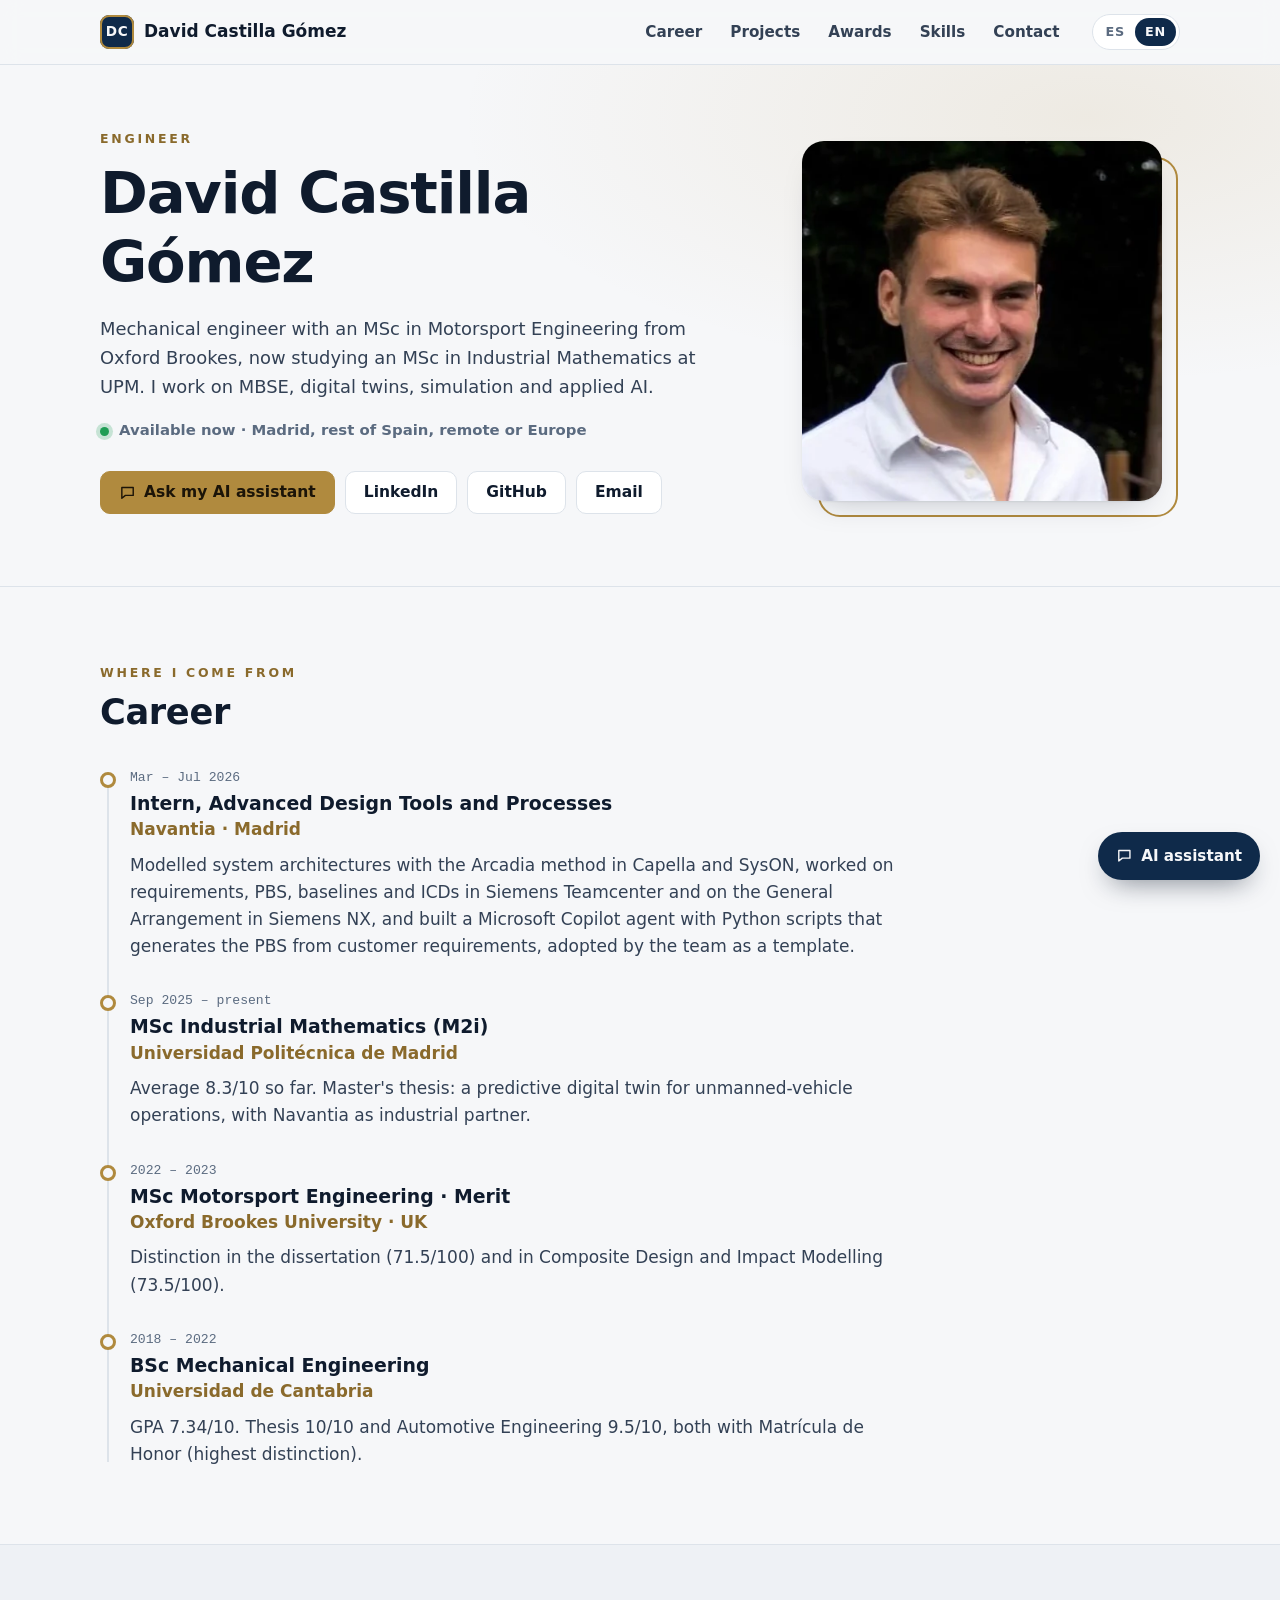
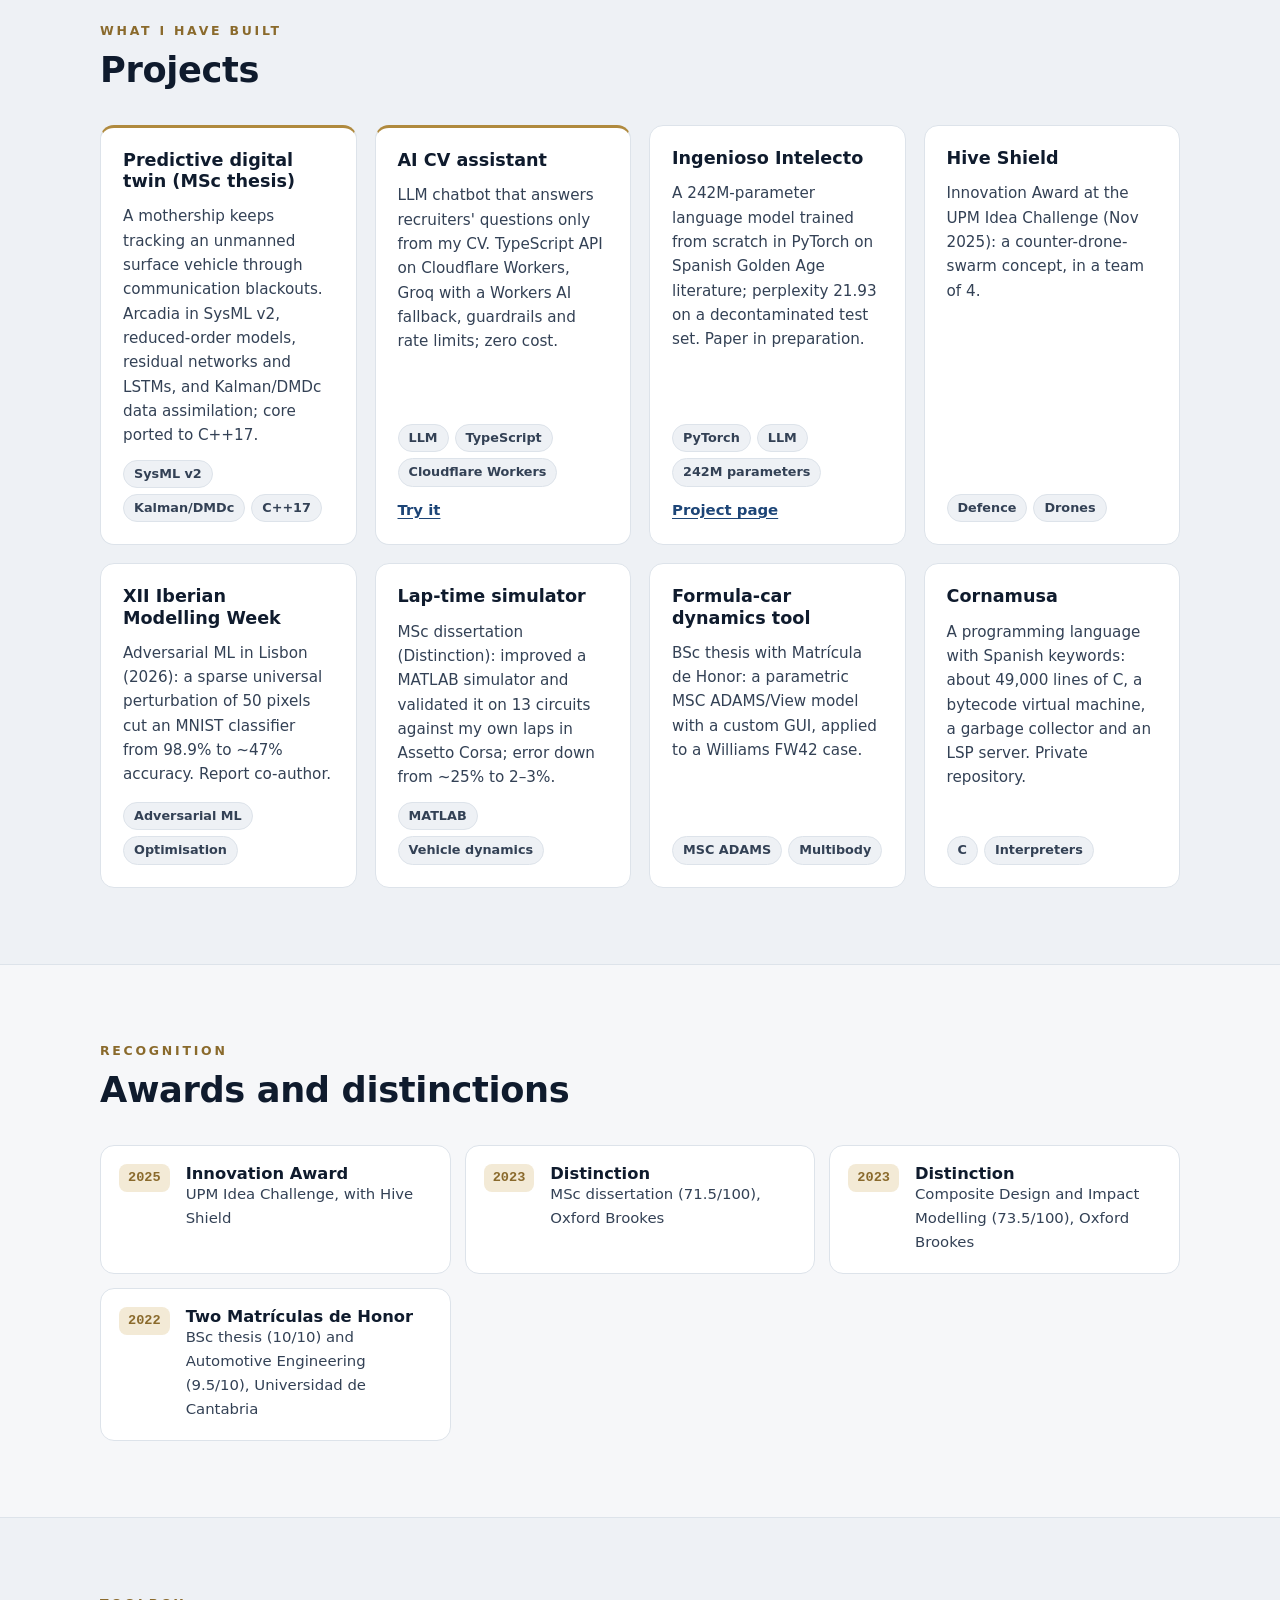
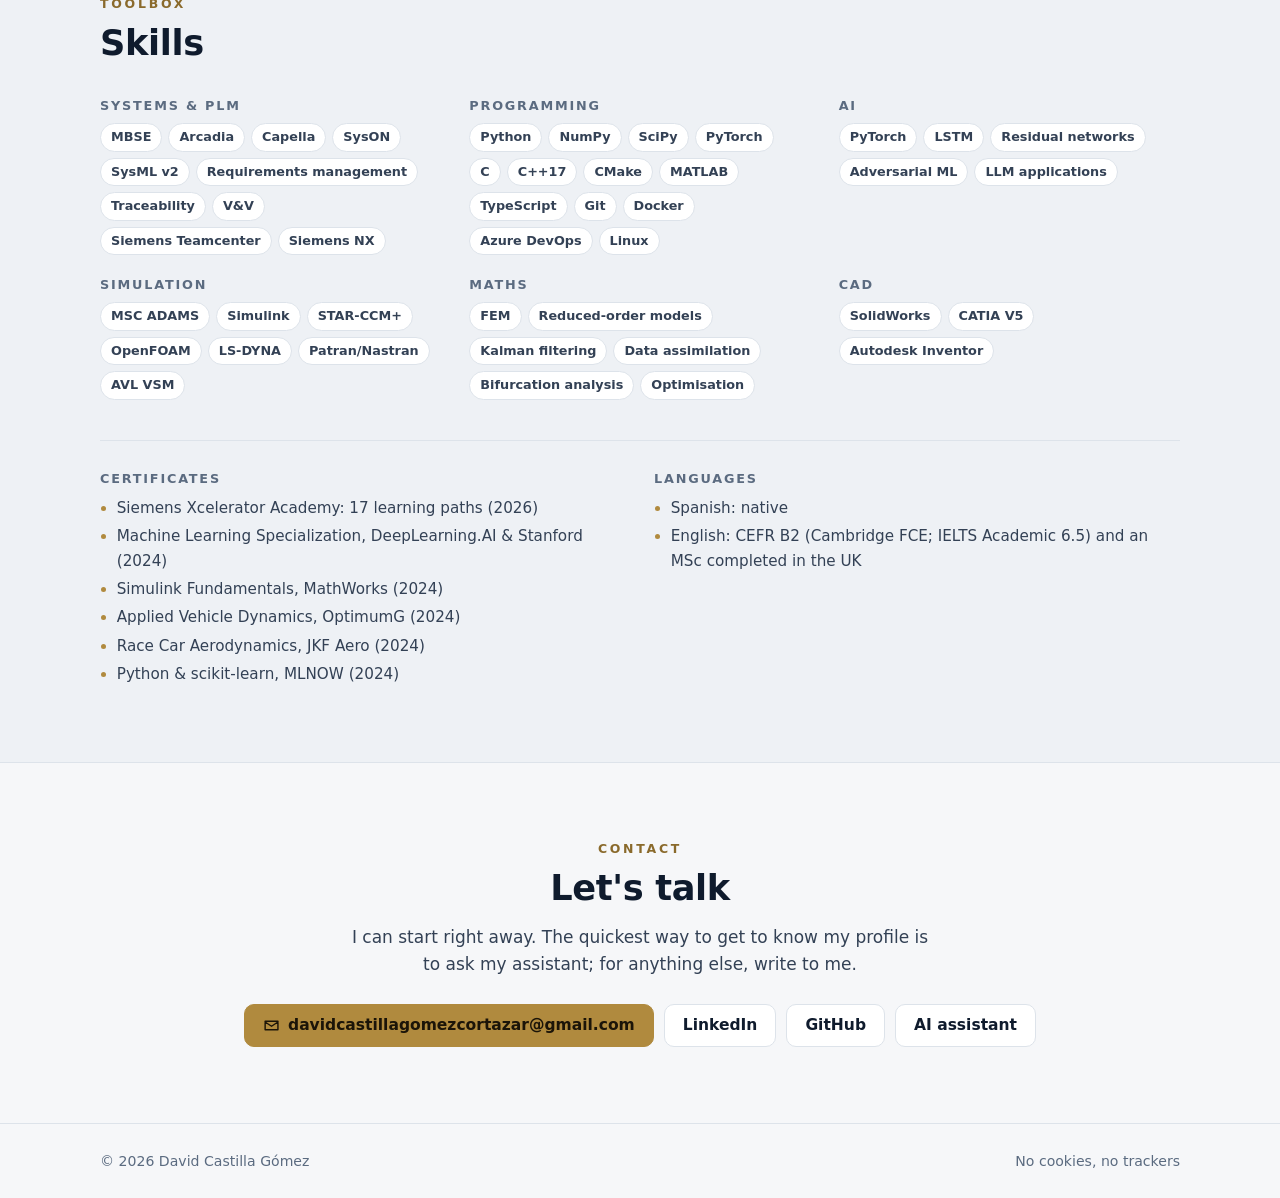
<file: index.html>
<!doctype html>
<html lang="es">
<head>
  <meta charset="utf-8">
  <meta name="viewport" content="width=device-width, initial-scale=1">
  <meta http-equiv="Content-Security-Policy"
        content="default-src 'self'; script-src 'self'; style-src 'self'; img-src 'self' data:; frame-src 'self'; connect-src https://cv-chatbot.david-castilla.workers.dev http://localhost:8787 http://127.0.0.1:8787; base-uri 'none'; form-action 'none'; object-src 'none'">
  <meta name="referrer" content="strict-origin-when-cross-origin">
  <meta name="theme-color" content="#f6f7f9" media="(prefers-color-scheme: light)">
  <meta name="theme-color" content="#0a111c" media="(prefers-color-scheme: dark)">
  <title>David Castilla Gómez · Ingeniero</title>
  <meta name="description" content="Ingeniero: MBSE, gemelos digitales, simulación e IA aplicada. Pregunta a mi asistente de IA por mi perfil.">
  <link rel="icon" href="favicon.svg" type="image/svg+xml">
  <link rel="stylesheet" href="web.css">
  <script src="config.js" defer></script>
  <script src="web.js" defer></script>
</head>
<body>
  <a class="skip-link" href="#main" data-i18n="skip">Saltar al contenido</a>

  <header class="topbar">
    <div class="container topbar-inner">
      <a class="brand" href="#top" aria-label="David Castilla Gómez">
        <span class="brand-mark" aria-hidden="true">DC</span>
        <span class="brand-name">David Castilla Gómez</span>
      </a>

      <nav class="nav" data-i18n-aria="navLabel" aria-label="Secciones">
        <button type="button" class="nav-toggle" aria-expanded="false" aria-controls="nav-list"
                data-i18n-aria="menu" aria-label="Menú">
          <svg viewBox="0 0 24 24" aria-hidden="true" focusable="false"><path d="M4 7h16M4 12h16M4 17h16"/></svg>
        </button>
        <ul id="nav-list" class="nav-list">
          <li><a href="#trayectoria" data-i18n="navPath">Trayectoria</a></li>
          <li><a href="#proyectos" data-i18n="navProjects">Proyectos</a></li>
          <li><a href="#premios" data-i18n="navAwards">Premios</a></li>
          <li><a href="#habilidades" data-i18n="navSkills">Habilidades</a></li>
          <li><a href="#contacto" data-i18n="navContact">Contacto</a></li>
        </ul>
      </nav>

      <div class="lang-switch" role="group" data-i18n-aria="langGroup" aria-label="Idioma">
        <button type="button" class="lang-button" data-lang="es" aria-pressed="true" lang="es">ES</button>
        <button type="button" class="lang-button" data-lang="en" aria-pressed="false" lang="en">EN</button>
      </div>
    </div>
  </header>

  <main id="main">
    <!-- ------------------------------------------------------------------ portada -->
    <section class="hero" id="top">
      <div class="container hero-inner">
        <div class="hero-text">
          <p class="kicker" data-i18n="kicker">Ingeniero</p>
          <h1>David Castilla Gómez</h1>
          <p class="lead" data-i18n="lead">Ingeniero mecánico con un MSc en Motorsport Engineering por Oxford Brookes, cursando el Máster en Matemática Industrial en la UPM. Trabajo en MBSE, gemelos digitales, simulación e IA aplicada.</p>
          <p class="availability"><span class="pulse" aria-hidden="true"></span><span data-i18n="availability">Disponible ya · Madrid, resto de España, remoto o Europa</span></p>
          <div class="hero-actions">
            <button type="button" class="btn btn-primary js-open-chat">
              <svg viewBox="0 0 24 24" aria-hidden="true" focusable="false"><path d="M4 5h16v11H9l-5 4z"/></svg>
              <span data-i18n="ctaChat">Pregunta a mi asistente de IA</span>
            </button>
            <a class="btn btn-ghost" href="https://www.linkedin.com/in/david-castilla-gomez/" rel="noopener noreferrer">LinkedIn</a>
            <a class="btn btn-ghost" href="https://github.com/David-Castilla-Gomez" rel="noopener noreferrer">GitHub</a>
            <a class="btn btn-ghost" href="mailto:davidcastillagomezcortazar@gmail.com">Email</a>
          </div>
        </div>
        <figure class="portrait">
          <picture>
            <source srcset="img/david.webp" type="image/webp">
            <img src="img/david.jpg" width="433" height="433" alt="David Castilla Gómez" data-i18n-alt="photoAlt">
          </picture>
        </figure>
      </div>
    </section>

    <!-- ------------------------------------------------------------------ trayectoria -->
    <section class="section" id="trayectoria" aria-labelledby="t-path">
      <div class="container">
        <p class="eyebrow" data-i18n="pathEyebrow">De dónde vengo</p>
        <h2 id="t-path" data-i18n="pathTitle">Trayectoria</h2>
        <ol class="timeline">
          <li class="tl-item">
            <p class="tl-date" data-i18n="p1date">mar – jul 2026</p>
            <h3 data-i18n="p1title">Becario en Herramientas y Procesos de Diseño Avanzados</h3>
            <p class="tl-org" data-i18n="p1org">Navantia · Madrid</p>
            <p data-i18n="p1text">Modelé arquitecturas con el método Arcadia en Capella y SysON, trabajé en requisitos, PBS, líneas base e ICD en Siemens Teamcenter y en la Disposición General en Siemens NX, y desarrollé un agente de Microsoft Copilot con scripts de Python que genera el PBS a partir de los requisitos del cliente, adoptado por el equipo como plantilla.</p>
          </li>
          <li class="tl-item">
            <p class="tl-date" data-i18n="p2date">sep 2025 – actualidad</p>
            <h3 data-i18n="p2title">Máster en Matemática Industrial (M2i)</h3>
            <p class="tl-org" data-i18n="p2org">Universidad Politécnica de Madrid</p>
            <p data-i18n="p2text">Media de 8,3/10 hasta ahora. TFM: gemelo digital predictivo para operaciones con vehículos no tripulados, con Navantia como socio industrial.</p>
          </li>
          <li class="tl-item">
            <p class="tl-date">2022 – 2023</p>
            <h3 data-i18n="p3title">MSc Motorsport Engineering · Merit</h3>
            <p class="tl-org" data-i18n="p3org">Oxford Brookes University · Reino Unido</p>
            <p data-i18n="p3text">Distinction en el proyecto final (71,5/100) y en Composite Design and Impact Modelling (73,5/100).</p>
          </li>
          <li class="tl-item">
            <p class="tl-date">2018 – 2022</p>
            <h3 data-i18n="p4title">Grado en Ingeniería Mecánica</h3>
            <p class="tl-org">Universidad de Cantabria</p>
            <p data-i18n="p4text">Nota media 7,34/10. TFG 10/10 y Automóviles 9,5/10, ambos con Matrícula de Honor.</p>
          </li>
        </ol>
      </div>
    </section>

    <!-- ------------------------------------------------------------------ proyectos -->
    <section class="section section-alt" id="proyectos" aria-labelledby="t-projects">
      <div class="container">
        <p class="eyebrow" data-i18n="projectsEyebrow">Lo que he construido</p>
        <h2 id="t-projects" data-i18n="projectsTitle">Proyectos</h2>
        <div class="cards">
          <article class="card card-feature">
            <h3 data-i18n="c1title">Gemelo digital predictivo (TFM)</h3>
            <p data-i18n="c1text">Una nave nodriza mantiene el seguimiento de un vehículo de superficie no tripulado durante cortes de comunicaciones. Arcadia en SysML v2, modelos de orden reducido, redes residuales y LSTM y asimilación de datos Kalman/DMDc; núcleo reescrito en C++17.</p>
            <ul class="tags"><li>SysML v2</li><li>Kalman/DMDc</li><li>C++17</li></ul>
          </article>
          <article class="card card-feature">
            <h3 data-i18n="c2title">Asistente de CV con IA</h3>
            <p data-i18n="c2text">Chatbot LLM que responde a reclutadores solo con mi CV. API en TypeScript sobre Cloudflare Workers, Groq con respaldo en Workers AI, salvaguardas y límites de uso; coste cero.</p>
            <ul class="tags"><li>LLM</li><li>TypeScript</li><li>Cloudflare Workers</li></ul>
            <button type="button" class="card-link js-open-chat" data-i18n="c2cta">Pruébalo</button>
          </article>
          <article class="card">
            <h3>Ingenioso Intelecto</h3>
            <p data-i18n="c3text">Modelo de lenguaje de 242M parámetros entrenado desde cero en PyTorch con literatura del Siglo de Oro; perplejidad 21,93 en un conjunto de prueba descontaminado. Artículo en preparación.</p>
            <ul class="tags"><li>PyTorch</li><li>LLM</li><li data-i18n="c3tag">242M parámetros</li></ul>
            <a class="card-link" href="https://github.com/David-Castilla-Gomez/ingenioso-intelecto" rel="noopener noreferrer" data-i18n="c3cta">Página del proyecto</a>
          </article>
          <article class="card">
            <h3>Hive Shield</h3>
            <p data-i18n="c4text">Premio a la Innovación en el UPM Idea Challenge (nov 2025): concepto contra enjambres de drones, en un equipo de 4.</p>
            <ul class="tags"><li data-i18n="c4tag1">Defensa</li><li>Drones</li></ul>
          </article>
          <article class="card">
            <h3>XII Iberian Modelling Week</h3>
            <p data-i18n="c5text">ML adversarial en Lisboa (2026): una perturbación universal dispersa de 50 píxeles bajó un clasificador MNIST del 98,9 % a ~47 % de exactitud. Coautor del informe.</p>
            <ul class="tags"><li data-i18n="c5tag1">ML adversarial</li><li data-i18n="c5tag2">Optimización</li></ul>
          </article>
          <article class="card">
            <h3 data-i18n="c6title">Simulador de tiempo por vuelta</h3>
            <p data-i18n="c6text">Proyecto final del MSc (Distinction): mejoré un simulador en MATLAB y lo validé en 13 circuitos frente a mis vueltas en Assetto Corsa; el error bajó de ~25 % a 2–3 %.</p>
            <ul class="tags"><li>MATLAB</li><li data-i18n="c6tag2">Dinámica vehicular</li></ul>
          </article>
          <article class="card">
            <h3 data-i18n="c7title">Dinámica de un monoplaza</h3>
            <p data-i18n="c7text">TFG con Matrícula de Honor: modelo paramétrico en MSC ADAMS/View con interfaz propia, aplicado a un Williams FW42.</p>
            <ul class="tags"><li>MSC ADAMS</li><li data-i18n="c7tag2">Multicuerpo</li></ul>
          </article>
          <article class="card">
            <h3>Cornamusa</h3>
            <p data-i18n="c8text">Lenguaje de programación con palabras clave en español: unas 49.000 líneas de C, máquina virtual de bytecode, recolector de basura y servidor LSP. Repositorio privado.</p>
            <ul class="tags"><li>C</li><li data-i18n="c8tag2">Intérpretes</li></ul>
          </article>
        </div>
      </div>
    </section>

    <!-- ------------------------------------------------------------------ premios -->
    <section class="section" id="premios" aria-labelledby="t-awards">
      <div class="container">
        <p class="eyebrow" data-i18n="awardsEyebrow">Reconocimientos</p>
        <h2 id="t-awards" data-i18n="awardsTitle">Premios y distinciones</h2>
        <ul class="awards">
          <li><span class="award-year">2025</span><div><h3 data-i18n="a1title">Premio a la Innovación</h3><p data-i18n="a1text">UPM Idea Challenge, con Hive Shield</p></div></li>
          <li><span class="award-year">2023</span><div><h3>Distinction</h3><p data-i18n="a2text">Proyecto final del MSc (71,5/100), Oxford Brookes</p></div></li>
          <li><span class="award-year">2023</span><div><h3>Distinction</h3><p data-i18n="a3text">Composite Design and Impact Modelling (73,5/100), Oxford Brookes</p></div></li>
          <li><span class="award-year">2022</span><div><h3 data-i18n="a4title">Dos Matrículas de Honor</h3><p data-i18n="a4text">TFG (10/10) y Automóviles (9,5/10), Universidad de Cantabria</p></div></li>
        </ul>
      </div>
    </section>

    <!-- ------------------------------------------------------------------ habilidades -->
    <section class="section section-alt" id="habilidades" aria-labelledby="t-skills">
      <div class="container">
        <p class="eyebrow" data-i18n="skillsEyebrow">Herramientas</p>
        <h2 id="t-skills" data-i18n="skillsTitle">Habilidades</h2>
        <div class="skills">
          <div class="skill-group">
            <h3 data-i18n="s1title">Sistemas y PLM</h3>
            <ul class="chips"><li>MBSE</li><li>Arcadia</li><li>Capella</li><li>SysON</li><li>SysML v2</li><li data-i18n="s1req">Gestión de requisitos</li><li data-i18n="s1trace">Trazabilidad</li><li>V&amp;V</li><li>Siemens Teamcenter</li><li>Siemens NX</li></ul>
          </div>
          <div class="skill-group">
            <h3 data-i18n="s2title">Programación</h3>
            <ul class="chips"><li>Python</li><li>NumPy</li><li>SciPy</li><li>PyTorch</li><li>C</li><li>C++17</li><li>CMake</li><li>MATLAB</li><li>TypeScript</li><li>Git</li><li>Docker</li><li>Azure DevOps</li><li>Linux</li></ul>
          </div>
          <div class="skill-group">
            <h3 data-i18n="s3title">IA</h3>
            <ul class="chips"><li>PyTorch</li><li>LSTM</li><li data-i18n="s3res">Redes residuales</li><li data-i18n="s3adv">ML adversarial</li><li data-i18n="s3llm">Aplicaciones con LLM</li></ul>
          </div>
          <div class="skill-group">
            <h3 data-i18n="s4title">Simulación</h3>
            <ul class="chips"><li>MSC ADAMS</li><li>Simulink</li><li>STAR-CCM+</li><li>OpenFOAM</li><li>LS-DYNA</li><li>Patran/Nastran</li><li>AVL VSM</li></ul>
          </div>
          <div class="skill-group">
            <h3 data-i18n="s5title">Matemáticas</h3>
            <ul class="chips"><li data-i18n="s5fem">MEF</li><li data-i18n="s5rom">Modelos de orden reducido</li><li data-i18n="s5kalman">Filtro de Kalman</li><li data-i18n="s5da">Asimilación de datos</li><li data-i18n="s5bif">Bifurcaciones</li><li data-i18n="s5opt">Optimización</li></ul>
          </div>
          <div class="skill-group">
            <h3>CAD</h3>
            <ul class="chips"><li>SolidWorks</li><li>CATIA V5</li><li>Autodesk Inventor</li></ul>
          </div>
        </div>

        <div class="extras">
          <div>
            <h3 data-i18n="certsTitle">Certificados</h3>
            <ul class="plain-list">
              <li data-i18n="cert1">Siemens Xcelerator Academy: 17 itinerarios (2026)</li>
              <li>Machine Learning Specialization, DeepLearning.AI &amp; Stanford (2024)</li>
              <li>Simulink Fundamentals, MathWorks (2024)</li>
              <li>Applied Vehicle Dynamics, OptimumG (2024)</li>
              <li>Race Car Aerodynamics, JKF Aero (2024)</li>
              <li>Python &amp; scikit-learn, MLNOW (2024)</li>
            </ul>
          </div>
          <div>
            <h3 data-i18n="langsTitle">Idiomas</h3>
            <ul class="plain-list">
              <li data-i18n="lang1">Español: nativo</li>
              <li data-i18n="lang2">Inglés: B2 del MCER (Cambridge FCE; IELTS Academic 6,5) y MSc cursado en el Reino Unido</li>
            </ul>
          </div>
        </div>
      </div>
    </section>

    <!-- ------------------------------------------------------------------ contacto -->
    <section class="section contact" id="contacto" aria-labelledby="t-contact">
      <div class="container contact-inner">
        <p class="eyebrow" data-i18n="contactEyebrow">Contacto</p>
        <h2 id="t-contact" data-i18n="contactTitle">Hablemos</h2>
        <p class="contact-text" data-i18n="contactText">Estoy disponible para incorporarme ya. La forma más rápida de conocer mi perfil es preguntar a mi asistente; para todo lo demás, escríbeme.</p>
        <div class="contact-actions">
          <a class="btn btn-primary" href="mailto:davidcastillagomezcortazar@gmail.com">
            <svg viewBox="0 0 24 24" aria-hidden="true" focusable="false"><path d="M3 6h18v12H3z M3 7l9 6 9-6"/></svg>
            <span>davidcastillagomezcortazar@gmail.com</span>
          </a>
          <a class="btn btn-ghost" href="https://www.linkedin.com/in/david-castilla-gomez/" rel="noopener noreferrer">LinkedIn</a>
          <a class="btn btn-ghost" href="https://github.com/David-Castilla-Gomez" rel="noopener noreferrer">GitHub</a>
          <button type="button" class="btn btn-ghost js-open-chat" data-i18n="ctaChatShort">Asistente de IA</button>
        </div>
      </div>
    </section>
  </main>

  <footer class="footer">
    <div class="container footer-inner">
      <p>© 2026 David Castilla Gómez</p>
      <p data-i18n="footerPrivacy">Sin cookies ni rastreadores</p>
    </div>
  </footer>

  <!-- Chat: se carga solo cuando alguien lo abre (así no se gasta cupo ni se pide verificación). -->
  <button type="button" class="chat-fab js-open-chat" aria-controls="chat-drawer">
    <svg viewBox="0 0 24 24" aria-hidden="true" focusable="false"><path d="M4 5h16v11H9l-5 4z"/></svg>
    <span data-i18n="fab">Asistente de IA</span>
  </button>

  <div class="drawer" id="chat-drawer" hidden>
    <div class="drawer-backdrop" data-close></div>
    <div class="drawer-panel" role="dialog" aria-modal="true" aria-labelledby="drawer-title">
      <div class="drawer-head">
        <h2 id="drawer-title" data-i18n="drawerTitle">Asistente de IA</h2>
        <button type="button" class="drawer-close" data-close data-i18n-aria="close" aria-label="Cerrar">
          <svg viewBox="0 0 24 24" aria-hidden="true" focusable="false"><path d="M6 6l12 12M18 6L6 18"/></svg>
        </button>
      </div>
      <iframe id="chat-frame" class="drawer-frame" data-i18n-title="frameTitle" title="Asistente de IA de David"></iframe>
    </div>
  </div>
</body>
</html>
</file>
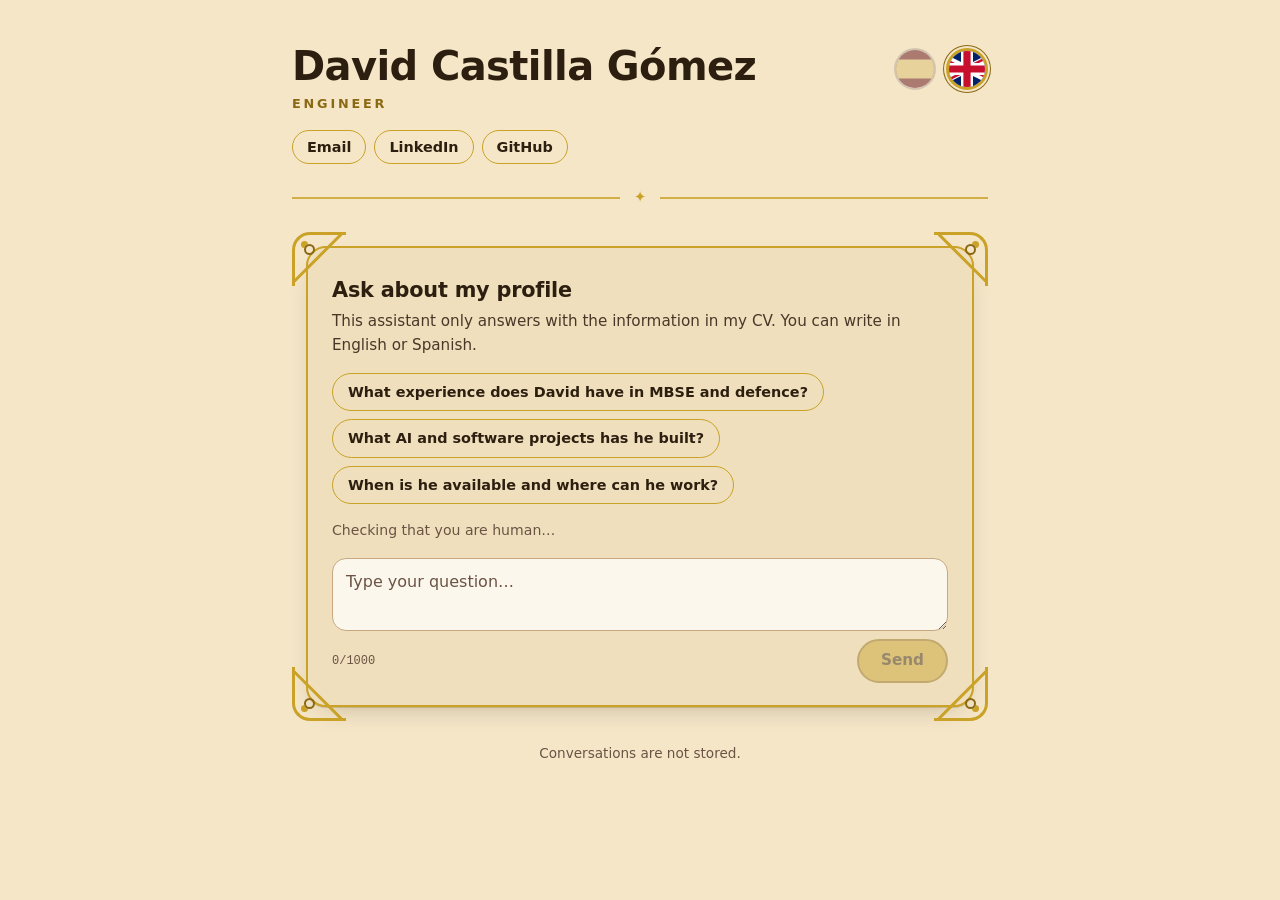
<file: chat.html>
<!doctype html>
<html lang="es">
<head>
  <meta charset="utf-8">
  <meta name="viewport" content="width=device-width, initial-scale=1">
  <meta http-equiv="Content-Security-Policy"
        content="default-src 'self'; script-src 'self' https://challenges.cloudflare.com; frame-src https://challenges.cloudflare.com; connect-src 'self' https://cv-chatbot.david-castilla.workers.dev http://localhost:8787 http://127.0.0.1:8787; img-src 'self' data:; style-src 'self' 'unsafe-inline'; base-uri 'none'; form-action 'none'; object-src 'none'">
  <meta name="referrer" content="strict-origin-when-cross-origin">
  <meta name="theme-color" content="#F5E6C8" media="(prefers-color-scheme: light)">
  <meta name="theme-color" content="#1d140b" media="(prefers-color-scheme: dark)">
  <title>David Castilla Gómez · Ingeniero</title>
  <meta name="description" content="Pregunta a mi CV: ingeniería de sistemas, simulación, gemelos digitales e IA aplicada.">
  <link rel="icon" href="favicon.svg" type="image/svg+xml">
  <link rel="stylesheet" href="styles.css">
  <script src="embed.js"></script>
</head>
<body>
  <div class="page">
    <header class="masthead">
      <div class="masthead-text">
        <h1>David Castilla Gómez</h1>
        <p class="headline" data-i18n="headline">Ingeniero</p>
        <ul class="links">
          <li><a href="mailto:davidcastillagomezcortazar@gmail.com">Email</a></li>
          <li><a href="https://www.linkedin.com/in/david-castilla-gomez/" rel="noopener noreferrer">LinkedIn</a></li>
          <li><a href="https://github.com/David-Castilla-Gomez" rel="noopener noreferrer">GitHub</a></li>
        </ul>
      </div>

      <div class="lang-switch" role="group" data-i18n-aria="langGroup" aria-label="Idioma">
        <button type="button" class="lang-button" data-lang="es" aria-pressed="true" data-i18n-aria="langEs" aria-label="Ver en español">
          <svg viewBox="0 0 750 500" preserveAspectRatio="xMidYMid slice" aria-hidden="true" focusable="false">
            <rect width="750" height="500" fill="#c60b1e"/>
            <rect y="125" width="750" height="250" fill="#ffc400"/>
          </svg>
        </button>
        <button type="button" class="lang-button" data-lang="en" aria-pressed="false" data-i18n-aria="langEn" aria-label="View in English">
          <svg viewBox="0 0 60 30" preserveAspectRatio="xMidYMid slice" aria-hidden="true" focusable="false">
            <clipPath id="uk-s"><path d="M0,0 v30 h60 v-30 z"/></clipPath>
            <clipPath id="uk-t"><path d="M30,15 h30 v15 z v15 h-30 z h-30 v-15 z v-15 h30 z"/></clipPath>
            <g clip-path="url(#uk-s)">
              <path d="M0,0 v30 h60 v-30 z" fill="#012169"/>
              <path d="M0,0 L60,30 M60,0 L0,30" stroke="#fff" stroke-width="6"/>
              <path d="M0,0 L60,30 M60,0 L0,30" clip-path="url(#uk-t)" stroke="#C8102E" stroke-width="4"/>
              <path d="M30,0 v30 M0,15 h60" stroke="#fff" stroke-width="10"/>
              <path d="M30,0 v30 M0,15 h60" stroke="#C8102E" stroke-width="6"/>
            </g>
          </svg>
        </button>
      </div>
    </header>

    <div class="divider" aria-hidden="true"><span>✦</span></div>

    <main class="codex">
      <span class="corner corner-tl" aria-hidden="true"></span>
      <span class="corner corner-tr" aria-hidden="true"></span>
      <span class="corner corner-br" aria-hidden="true"></span>
      <span class="corner corner-bl" aria-hidden="true"></span>

      <section class="chat" aria-labelledby="chat-title">
        <div class="chat-head">
          <h2 id="chat-title" data-i18n="chatTitle">Pregunta por mi perfil</h2>
          <p data-i18n="chatIntro">Este asistente responde solo con la información de mi CV. Puedes escribir en español o en inglés.</p>
        </div>

        <div id="suggestions" class="suggestions">
          <button type="button" class="suggestion" data-i18n="s1">¿Qué experiencia tiene David en MBSE y defensa?</button>
          <button type="button" class="suggestion" data-i18n="s2">¿Qué proyectos de IA y software ha desarrollado?</button>
          <button type="button" class="suggestion" data-i18n="s3">¿Cuál es su disponibilidad y dónde puede trabajar?</button>
        </div>

        <ol id="messages" class="messages" role="log" aria-live="polite" aria-busy="false"></ol>

        <div id="turnstile" class="turnstile"></div>
        <p id="status" class="status" role="status"></p>

        <form id="chat-form" class="composer" novalidate>
          <label for="q" class="visually-hidden" data-i18n="questionLabel">Tu pregunta</label>
          <textarea id="q" name="q" rows="2" maxlength="1000" data-i18n-placeholder="placeholder"
                    placeholder="Escribe tu pregunta…" autocomplete="off" required></textarea>
          <div class="composer-bar">
            <span id="counter" class="counter" aria-live="off">0/1000</span>
            <button id="stop" type="button" class="button-secondary" data-i18n="stop" hidden>Detener</button>
            <button id="send" type="submit" class="button-primary" data-i18n="send" disabled>Enviar</button>
          </div>
        </form>
      </section>
    </main>

    <footer class="colophon">
      <p data-i18n="footer">Las conversaciones no se guardan.</p>
    </footer>
  </div>

  <script src="config.js"></script>
  <script src="app.js"></script>
  <script src="https://challenges.cloudflare.com/turnstile/v0/api.js?render=explicit&amp;onload=onTurnstileLoad" async defer></script>
</body>
</html>
</file>
<file: web.css>
/* Web personal de David Castilla Gómez.
   Sobria, de ingeniería: azul marino y latón (el latón enlaza con el dorado del chat).
   Sin fuentes ni recursos externos: todo sale del propio sitio. */

:root {
  --bg: #f6f7f9;
  --surface: #ffffff;
  --surface-2: #eef1f5;
  --ink: #0f1b2d;
  --ink-2: #334155;
  --muted: #5b6b80;
  --line: #dde3ea;
  --navy: #0f2a4a;
  --link: #1d4577;
  --brass: #b08a3e;
  --brass-strong: #8a6a2c;
  --brass-soft: #f3ead6;
  --on-brass: #1b1408;
  --shadow: 0 1px 2px rgba(15, 27, 45, 0.06), 0 14px 34px -20px rgba(15, 27, 45, 0.35);
  --radius: 14px;
  --font: system-ui, -apple-system, "Segoe UI", Roboto, "Helvetica Neue", Arial, sans-serif;
  --mono: ui-monospace, "SF Mono", "Cascadia Mono", Consolas, "Liberation Mono", monospace;
  --topbar-h: 64px;
  color-scheme: light;
}

@media (prefers-color-scheme: dark) {
  :root {
    --bg: #0a111c;
    --surface: #101a28;
    --surface-2: #132033;
    --ink: #e8eef6;
    --ink-2: #c3cfdd;
    --muted: #93a3b8;
    --line: #22324a;
    --navy: #cfe0f5;
    --link: #9dc0ea;
    --brass: #d3ae5f;
    --brass-strong: #e2c27f;
    --brass-soft: #2a2415;
    --on-brass: #1b1408;
    --shadow: 0 16px 36px -22px rgba(0, 0, 0, 0.8);
    color-scheme: dark;
  }
}

*,
*::before,
*::after {
  box-sizing: border-box;
}

[hidden] {
  display: none !important;
}

html {
  -webkit-text-size-adjust: 100%;
  scroll-behavior: smooth;
  scroll-padding-top: calc(var(--topbar-h) + 12px);
}

body {
  margin: 0;
  background: var(--bg);
  color: var(--ink);
  font-family: var(--font);
  font-size: 17px;
  line-height: 1.6;
}

h1,
h2,
h3 {
  margin: 0;
  line-height: 1.2;
  text-wrap: balance;
}

p {
  margin: 0;
}

a {
  color: var(--link);
  text-underline-offset: 3px;
}

:focus-visible {
  outline: 3px solid var(--brass);
  outline-offset: 2px;
}

svg {
  width: 1.1em;
  height: 1.1em;
  flex: none;
  fill: none;
  stroke: currentColor;
  stroke-width: 2;
  stroke-linecap: round;
  stroke-linejoin: round;
}

.container {
  width: 100%;
  max-width: 1120px;
  margin-inline: auto;
  padding-inline: 20px;
}

.skip-link {
  position: absolute;
  left: 12px;
  top: -60px;
  z-index: 100;
  padding: 8px 14px;
  border-radius: 8px;
  background: var(--brass);
  color: var(--on-brass);
  font-weight: 700;
}

.skip-link:focus {
  top: 12px;
}

/* ---------------------------------------------------------------- barra superior */

.topbar {
  position: sticky;
  top: 0;
  z-index: 20;
  background: color-mix(in srgb, var(--bg) 88%, transparent);
  backdrop-filter: saturate(1.4) blur(10px);
  border-bottom: 1px solid var(--line);
}

.topbar-inner {
  height: var(--topbar-h);
  display: flex;
  align-items: center;
  gap: 20px;
}

.brand {
  display: flex;
  align-items: center;
  gap: 10px;
  color: var(--ink);
  font-weight: 800;
  text-decoration: none;
  margin-right: auto;
}

.brand-mark {
  display: grid;
  place-items: center;
  width: 34px;
  height: 34px;
  border-radius: 9px;
  background: var(--navy);
  color: var(--bg);
  font-size: 0.85rem;
  letter-spacing: 0.04em;
  box-shadow: inset 0 0 0 2px var(--brass);
}

.nav-list {
  display: flex;
  gap: 4px;
  margin: 0;
  padding: 0;
  list-style: none;
}

.nav-list a {
  display: block;
  padding: 8px 12px;
  border-radius: 8px;
  color: var(--ink-2);
  font-size: 0.95rem;
  font-weight: 600;
  text-decoration: none;
}

.nav-list a:hover {
  background: var(--surface-2);
  color: var(--ink);
}

.nav-toggle {
  display: none;
  width: 40px;
  height: 40px;
  border: 1px solid var(--line);
  border-radius: 10px;
  background: var(--surface);
  color: var(--ink);
  cursor: pointer;
}

.nav-toggle svg {
  width: 20px;
  height: 20px;
  margin: auto;
}

.lang-switch {
  display: flex;
  padding: 3px;
  border: 1px solid var(--line);
  border-radius: 999px;
  background: var(--surface);
}

.lang-button {
  font: inherit;
  font-size: 0.8rem;
  font-weight: 800;
  letter-spacing: 0.06em;
  padding: 4px 10px;
  border: 0;
  border-radius: 999px;
  background: transparent;
  color: var(--muted);
  cursor: pointer;
}

.lang-button[aria-pressed="true"] {
  background: var(--navy);
  color: var(--bg);
}

/* ---------------------------------------------------------------- botones */

.btn {
  display: inline-flex;
  align-items: center;
  gap: 8px;
  font: inherit;
  font-size: 0.97rem;
  font-weight: 700;
  line-height: 1.2;
  padding: 11px 18px;
  border-radius: 10px;
  border: 1.5px solid transparent;
  text-decoration: none;
  cursor: pointer;
  transition: background-color 0.15s, border-color 0.15s, color 0.15s;
}

.btn-primary {
  background: var(--brass);
  border-color: var(--brass);
  color: var(--on-brass);
}

.btn-primary:hover {
  background: var(--brass-strong);
  border-color: var(--brass-strong);
}

.btn-ghost {
  background: var(--surface);
  border-color: var(--line);
  color: var(--ink);
}

.btn-ghost:hover {
  border-color: var(--brass);
}

/* ---------------------------------------------------------------- portada */

.hero {
  padding-block: 64px 72px;
  border-bottom: 1px solid var(--line);
  background:
    radial-gradient(900px 380px at 85% 10%, color-mix(in srgb, var(--brass) 12%, transparent), transparent 70%),
    var(--bg);
}

.hero-inner {
  display: grid;
  grid-template-columns: minmax(0, 1.35fr) minmax(0, 0.85fr);
  align-items: center;
  gap: 56px;
}

.kicker,
.eyebrow {
  font-size: 0.78rem;
  font-weight: 800;
  letter-spacing: 0.22em;
  text-transform: uppercase;
  color: var(--brass-strong);
}

.hero h1 {
  margin: 10px 0 18px;
  font-size: clamp(2.3rem, 5.2vw, 3.6rem);
  font-weight: 850;
  letter-spacing: -0.02em;
  color: var(--ink);
}

.lead {
  max-width: 38em;
  font-size: 1.12rem;
  color: var(--ink-2);
}

.availability {
  display: flex;
  align-items: center;
  gap: 10px;
  margin-top: 18px;
  font-size: 0.93rem;
  font-weight: 600;
  color: var(--muted);
}

.pulse {
  width: 9px;
  height: 9px;
  border-radius: 50%;
  background: #1f9d55;
  box-shadow: 0 0 0 4px color-mix(in srgb, #1f9d55 22%, transparent);
}

.hero-actions {
  display: flex;
  flex-wrap: wrap;
  gap: 10px;
  margin-top: 28px;
}

.portrait {
  position: relative;
  margin: 0;
  justify-self: center;
  width: min(100%, 360px);
}

/* Marco desplazado en latón: un guiño sobrio al marco del chat. */
.portrait::before {
  content: "";
  position: absolute;
  inset: 16px -16px -16px 16px;
  border: 2px solid var(--brass);
  border-radius: 22px;
}

.portrait img {
  position: relative;
  display: block;
  width: 100%;
  height: auto;
  aspect-ratio: 1;
  object-fit: cover;
  border-radius: 22px;
  box-shadow: var(--shadow);
}

/* ---------------------------------------------------------------- secciones */

.section {
  padding-block: 76px;
}

.section-alt {
  background: var(--surface-2);
  border-block: 1px solid var(--line);
}

.section h2 {
  margin: 8px 0 34px;
  font-size: clamp(1.7rem, 3.4vw, 2.2rem);
  font-weight: 800;
  letter-spacing: -0.01em;
}

/* Trayectoria: línea vertical con hitos de latón. */
.timeline {
  position: relative;
  margin: 0;
  padding: 0 0 0 30px;
  list-style: none;
  display: grid;
  gap: 30px;
  max-width: 820px;
}

.timeline::before {
  content: "";
  position: absolute;
  left: 7px;
  top: 6px;
  bottom: 6px;
  width: 2px;
  background: var(--line);
}

.tl-item {
  position: relative;
}

.tl-item::before {
  content: "";
  position: absolute;
  left: -30px;
  top: 5px;
  width: 16px;
  height: 16px;
  border-radius: 50%;
  background: var(--bg);
  border: 3px solid var(--brass);
}

.tl-item-side::before {
  border-color: var(--muted);
}

.tl-date {
  font-family: var(--mono);
  font-size: 0.82rem;
  color: var(--muted);
}

.tl-item h3 {
  margin-top: 4px;
  font-size: 1.18rem;
  font-weight: 750;
}

.tl-org {
  margin: 2px 0 8px;
  font-weight: 600;
  color: var(--brass-strong);
}

.tl-item p:last-child {
  color: var(--ink-2);
}

/* Proyectos. */
.cards {
  display: grid;
  grid-template-columns: repeat(auto-fill, minmax(250px, 1fr));
  gap: 18px;
}

.card {
  display: flex;
  flex-direction: column;
  gap: 12px;
  padding: 22px;
  border: 1px solid var(--line);
  border-radius: var(--radius);
  background: var(--surface);
}

.card-feature {
  border-top: 3px solid var(--brass);
}

.card h3 {
  font-size: 1.1rem;
  font-weight: 750;
}

.card p {
  color: var(--ink-2);
  font-size: 0.95rem;
}

.tags,
.chips {
  display: flex;
  flex-wrap: wrap;
  gap: 6px;
  margin: 0;
  padding: 0;
  list-style: none;
}

.tags {
  margin-top: auto;
}

.tags li,
.chips li {
  padding: 3px 10px;
  border-radius: 999px;
  background: var(--surface-2);
  border: 1px solid var(--line);
  font-size: 0.8rem;
  font-weight: 600;
  color: var(--ink-2);
}

.card-link {
  align-self: flex-start;
  padding: 0;
  border: 0;
  background: none;
  font: inherit;
  font-size: 0.93rem;
  font-weight: 700;
  color: var(--link);
  text-decoration: underline;
  text-underline-offset: 3px;
  cursor: pointer;
}

/* Premios. */
.awards {
  display: grid;
  grid-template-columns: repeat(auto-fill, minmax(300px, 1fr));
  gap: 14px;
  margin: 0;
  padding: 0;
  list-style: none;
}

.awards li {
  display: flex;
  gap: 16px;
  align-items: flex-start;
  padding: 18px;
  border: 1px solid var(--line);
  border-radius: var(--radius);
  background: var(--surface);
}

.award-year {
  flex: none;
  padding: 3px 9px;
  border-radius: 8px;
  background: var(--brass-soft);
  color: var(--brass-strong);
  font-family: var(--mono);
  font-size: 0.85rem;
  font-weight: 700;
}

.awards h3 {
  font-size: 1.02rem;
  font-weight: 750;
}

.awards p {
  color: var(--ink-2);
  font-size: 0.93rem;
}

/* Habilidades. */
.skills {
  display: grid;
  grid-template-columns: repeat(auto-fill, minmax(300px, 1fr));
  gap: 22px 28px;
}

.skill-group h3,
.extras h3 {
  margin-bottom: 10px;
  font-size: 0.8rem;
  font-weight: 800;
  letter-spacing: 0.14em;
  text-transform: uppercase;
  color: var(--muted);
}

.chips li {
  background: var(--surface);
}

.extras {
  display: grid;
  grid-template-columns: repeat(auto-fit, minmax(300px, 1fr));
  gap: 28px;
  margin-top: 40px;
  padding-top: 30px;
  border-top: 1px solid var(--line);
}

.plain-list {
  margin: 0;
  padding-left: 1.1em;
  display: grid;
  gap: 4px;
  color: var(--ink-2);
  font-size: 0.95rem;
}

.plain-list li::marker {
  color: var(--brass);
}

/* Contacto. */
.contact-inner {
  text-align: center;
  display: flex;
  flex-direction: column;
  align-items: center;
}

.contact h2 {
  margin-bottom: 14px;
}

.contact-text {
  max-width: 34em;
  color: var(--ink-2);
}

.contact-actions {
  display: flex;
  flex-wrap: wrap;
  justify-content: center;
  gap: 10px;
  margin-top: 26px;
}

.contact-actions .btn-primary span {
  overflow-wrap: anywhere;
}

.footer {
  border-top: 1px solid var(--line);
  padding-block: 26px;
  color: var(--muted);
  font-size: 0.88rem;
}

.footer-inner {
  display: flex;
  flex-wrap: wrap;
  justify-content: space-between;
  gap: 10px;
}

.footer a {
  color: inherit;
}

/* ---------------------------------------------------------------- chat */

.chat-fab {
  position: fixed;
  right: 20px;
  bottom: calc(20px + env(safe-area-inset-bottom, 0px));
  z-index: 30;
  display: inline-flex;
  align-items: center;
  gap: 8px;
  padding: 12px 18px;
  border: 0;
  border-radius: 999px;
  background: var(--navy);
  color: var(--bg);
  font: inherit;
  font-size: 0.95rem;
  font-weight: 700;
  box-shadow: 0 12px 28px -12px rgba(15, 27, 45, 0.6);
  cursor: pointer;
}

.chat-fab:hover {
  background: var(--brass);
  color: var(--on-brass);
}

.drawer {
  position: fixed;
  inset: 0;
  z-index: 50;
}

.drawer-backdrop {
  position: absolute;
  inset: 0;
  background: rgba(10, 17, 28, 0.45);
  animation: fade 0.2s ease-out;
}

.drawer-panel {
  position: absolute;
  top: 0;
  right: 0;
  bottom: 0;
  width: min(460px, 100%);
  display: flex;
  flex-direction: column;
  background: var(--surface);
  border-left: 1px solid var(--line);
  box-shadow: -18px 0 40px -24px rgba(0, 0, 0, 0.5);
  animation: slide-in 0.22s ease-out;
}

.drawer-head {
  display: flex;
  align-items: center;
  justify-content: space-between;
  gap: 12px;
  padding: 14px 18px;
  border-bottom: 1px solid var(--line);
}

.drawer-head h2 {
  font-size: 1.05rem;
  font-weight: 800;
}

.drawer-close {
  display: grid;
  place-items: center;
  width: 36px;
  height: 36px;
  border: 1px solid var(--line);
  border-radius: 9px;
  background: var(--surface);
  color: var(--ink);
  cursor: pointer;
}

.drawer-frame {
  flex: 1;
  width: 100%;
  border: 0;
  background: var(--surface);
}

body.drawer-open {
  overflow: hidden;
}

body.drawer-open .chat-fab {
  display: none;
}

@keyframes slide-in {
  from {
    transform: translateX(24px);
    opacity: 0;
  }
}

@keyframes fade {
  from {
    opacity: 0;
  }
}

/* ---------------------------------------------------------------- móvil */

@media (max-width: 860px) {
  .hero-inner {
    grid-template-columns: 1fr;
    gap: 40px;
  }
  .portrait {
    order: -1;
    width: min(62%, 260px);
    justify-self: start;
  }
}

@media (max-width: 760px) {
  .nav-toggle {
    display: grid;
  }
  .nav-list {
    display: none;
    position: absolute;
    top: var(--topbar-h);
    left: 0;
    right: 0;
    flex-direction: column;
    padding: 10px 20px 16px;
    background: var(--bg);
    border-bottom: 1px solid var(--line);
  }
  .nav-list.is-open {
    display: flex;
  }
  .brand-name {
    display: none;
  }
  .brand {
    margin-right: 0;
  }
  .nav {
    margin-right: auto;
  }
  .hero {
    padding-block: 36px 52px;
  }
  .section {
    padding-block: 56px;
  }
  .chat-fab span {
    display: none;
  }
  .chat-fab {
    padding: 14px;
  }
  .chat-fab svg {
    width: 22px;
    height: 22px;
  }
}

@media (prefers-reduced-motion: reduce) {
  html {
    scroll-behavior: auto;
  }
  .drawer-backdrop,
  .drawer-panel {
    animation: none;
  }
}
</file>
<file: styles.css>
/* Tema "Codex", el mismo lenguaje visual que Castilla App:
   pergamino, oro, marrón tinta y esquinas ornamentales doradas. */
:root {
  --bg: #f5e6c8;          /* pergamino */
  --card: #efdfbd;        /* panel del chat */
  --bubble: #faf3e2;      /* respuestas */
  --field: #fcf7ec;       /* caja de texto */
  --ink: #2d1f10;         /* tinta */
  --ink-2: #4a3728;
  --ink-3: #6b5344;
  --gold: #c9a227;
  --gold-dark: #8b6914;
  --gold-soft: #e9d49a;
  --tan: #c8a882;
  --note-bg: #e8ddd0;
  --note-ink: #4a3728;
  --error: #8b2500;
  --shadow: 0 1px 0 rgba(139, 105, 20, 0.25), 0 10px 30px -18px rgba(45, 31, 16, 0.45);
  --radius: 20px;
  --font: system-ui, -apple-system, "Segoe UI", Roboto, "Helvetica Neue", Arial, sans-serif;
  --mono: ui-monospace, "SF Mono", "Cascadia Mono", Consolas, "Liberation Mono", monospace;
  color-scheme: light;
}

/* Noche: cuero oscuro con el mismo oro. */
@media (prefers-color-scheme: dark) {
  :root {
    --bg: #1d140b;
    --card: #2b1d0f;
    --bubble: #372613;
    --field: #241809;
    --ink: #f5e6c8;
    --ink-2: #e8ddd0;
    --ink-3: #c8a882;
    --gold: #d4ae36;
    --gold-dark: #a8841c;
    --gold-soft: #4b3a17;
    --tan: #8a6d4c;
    --note-bg: #3d2c18;
    --note-ink: #f0dfbd;
    --error: #ff9c80;
    --shadow: 0 10px 30px -18px rgba(0, 0, 0, 0.8);
    color-scheme: dark;
  }
}

*,
*::before,
*::after {
  box-sizing: border-box;
}

/* Sin esto, `display: flex` de .suggestions ganaría al atributo hidden. */
[hidden] {
  display: none !important;
}

html {
  -webkit-text-size-adjust: 100%;
}

body {
  margin: 0;
  background: var(--bg);
  color: var(--ink);
  font-family: var(--font);
  font-size: 16px;
  line-height: 1.55;
}

a {
  color: var(--gold-dark);
  text-underline-offset: 3px;
}

@media (prefers-color-scheme: dark) {
  a {
    color: var(--gold);
  }
}

:focus-visible {
  outline: 3px solid var(--gold);
  outline-offset: 2px;
}

.visually-hidden {
  position: absolute;
  width: 1px;
  height: 1px;
  overflow: hidden;
  clip: rect(0 0 0 0);
  white-space: nowrap;
}

.page {
  max-width: 46rem;
  margin: 0 auto;
  padding-inline: 20px;
  padding-block: 44px 36px;
  display: flex;
  flex-direction: column;
  gap: 22px;
}

/* ---------------------------------------------------------------- cabecera */

.masthead {
  display: flex;
  align-items: flex-start;
  justify-content: space-between;
  gap: 16px;
}

.masthead h1 {
  margin: 0;
  font-size: clamp(1.8rem, 5.5vw, 2.5rem);
  font-weight: 800;
  line-height: 1.1;
  letter-spacing: -0.015em;
  text-wrap: balance;
}

.headline {
  margin: 6px 0 16px;
  font-size: 0.8rem;
  font-weight: 700;
  letter-spacing: 0.22em;
  text-transform: uppercase;
  color: var(--gold-dark);
}

@media (prefers-color-scheme: dark) {
  .headline {
    color: var(--gold);
  }
}

.links {
  display: flex;
  flex-wrap: wrap;
  gap: 8px;
  margin: 0;
  padding: 0;
  list-style: none;
}

/* Píldoras con borde dorado, como los filtros de fuentes de la app. */
.links a {
  display: inline-block;
  padding: 5px 14px;
  border: 1.5px solid var(--gold);
  border-radius: 999px;
  color: var(--ink);
  font-size: 0.9rem;
  font-weight: 600;
  text-decoration: none;
}

.links a:hover {
  background: var(--gold);
  color: #2d1f10;
}

/* Selector de idioma: botones redondos con aro dorado. */
.lang-switch {
  display: flex;
  gap: 10px;
  padding-top: 4px;
}

.lang-button {
  width: 42px;
  height: 42px;
  padding: 0;
  border: 2px solid var(--tan);
  border-radius: 50%;
  overflow: hidden;
  background: var(--field);
  cursor: pointer;
  opacity: 0.55;
  filter: saturate(0.4);
  transition: opacity 0.15s, filter 0.15s, border-color 0.15s, transform 0.15s;
}

.lang-button svg {
  display: block;
  width: 100%;
  height: 100%;
}

.lang-button:hover {
  opacity: 0.9;
  filter: none;
}

.lang-button[aria-pressed="true"] {
  opacity: 1;
  filter: none;
  border: 3px solid var(--gold);
  box-shadow: 0 0 0 2px var(--bg), 0 0 0 3px var(--gold-dark);
}

/* Separador con ornamento, como en el lector de la app. */
.divider {
  display: flex;
  align-items: center;
  gap: 14px;
  color: var(--gold);
  font-size: 0.95rem;
}

.divider::before,
.divider::after {
  content: "";
  flex: 1;
  height: 1.5px;
  background: var(--gold);
  opacity: 0.8;
}

/* ---------------------------------------------------------------- códice */

.codex {
  position: relative;
  padding: 14px;
}

/* Esquinas ornamentales (CodexCorner de la app): escuadra dorada redondeada,
   corte diagonal, punto de oro y aro de oro viejo. */
.corner {
  position: absolute;
  width: 54px;
  height: 54px;
  overflow: hidden;
  pointer-events: none;
  z-index: 2;
  border-left: 3px solid var(--gold);
  border-top: 3px solid var(--gold);
  border-top-left-radius: 18px;
}

.corner::before {
  content: "";
  position: absolute;
  top: 20px;
  left: -12px;
  width: 72px;
  height: 3px;
  border-radius: 2px;
  background: var(--gold);
  transform: rotate(-45deg);
}

.corner::after {
  content: "";
  position: absolute;
  top: 9px;
  left: 9px;
  width: 11px;
  height: 11px;
  border: 2px solid var(--gold-dark);
  border-radius: 50%;
  box-shadow: -5px -5px 0 -2px var(--gold);
}

.corner-tl {
  top: 0;
  left: 0;
}

.corner-tr {
  top: 0;
  right: 0;
  transform: rotate(90deg);
}

.corner-br {
  bottom: 0;
  right: 0;
  transform: rotate(180deg);
}

.corner-bl {
  bottom: 0;
  left: 0;
  transform: rotate(270deg);
}

/* ---------------------------------------------------------------- chat */

.chat {
  position: relative;
  background: var(--card);
  border: 2px solid var(--gold);
  border-radius: var(--radius);
  box-shadow: var(--shadow);
  padding: 26px 24px 22px;
  display: flex;
  flex-direction: column;
  gap: 16px;
}

.chat-head h2 {
  margin: 0 0 4px;
  font-size: 1.3rem;
  font-weight: 800;
  letter-spacing: -0.01em;
}

.chat-head p {
  margin: 0;
  color: var(--ink-2);
  font-size: 0.95rem;
}

.suggestions {
  display: flex;
  flex-wrap: wrap;
  gap: 8px;
}

.suggestion {
  font: inherit;
  font-size: 0.9rem;
  font-weight: 600;
  text-align: left;
  color: var(--ink);
  background: transparent;
  border: 1.5px solid var(--gold);
  border-radius: 999px;
  padding: 7px 15px;
  cursor: pointer;
}

.suggestion:hover {
  background: var(--gold);
  color: #2d1f10;
}

.messages {
  list-style: none;
  margin: 0;
  padding: 0;
  display: flex;
  flex-direction: column;
  gap: 14px;
  max-height: min(60vh, 34rem);
  overflow-y: auto;
  overscroll-behavior: contain;
}

.messages:empty {
  display: none;
}

.message {
  display: flex;
  flex-direction: column;
  max-width: 92%;
}

.message-user {
  align-self: flex-end;
  align-items: flex-end;
}

.message-assistant,
.message-note {
  align-self: flex-start;
}

.bubble {
  border-radius: 16px;
  padding: 11px 15px;
  overflow-wrap: anywhere;
}

/* Pregunta: oro, como la píldora activa de la app. */
.message-user .bubble {
  background: var(--gold);
  color: #2d1f10;
  font-weight: 600;
  white-space: pre-wrap;
  border-bottom-right-radius: 6px;
}

.message-assistant .bubble {
  background: var(--bubble);
  border: 1px solid var(--gold-soft);
  border-bottom-left-radius: 6px;
}

.bubble p {
  margin: 0 0 0.6em;
}

.bubble p:last-child,
.bubble ul:last-child,
.bubble ol:last-child {
  margin-bottom: 0;
}

.bubble ul,
.bubble ol {
  margin: 0 0 0.6em;
  padding-left: 1.3em;
}

.bubble li::marker {
  color: var(--gold-dark);
}

.bubble strong {
  font-weight: 800;
}

.bubble code {
  font-family: var(--mono);
  font-size: 0.86em;
  background: var(--gold-soft);
  padding: 1px 6px;
  border-radius: 5px;
}

.bubble.is-pending::after {
  content: "✦";
  display: inline-block;
  color: var(--gold);
  animation: glint 1.2s ease-in-out infinite;
}

@keyframes glint {
  50% {
    opacity: 0.2;
    transform: scale(0.8);
  }
}

.caption {
  margin: 5px 4px 0;
  font-family: var(--mono);
  font-size: 0.72rem;
  letter-spacing: 0.02em;
  color: var(--ink-3);
}

.message-note p {
  margin: 0;
  padding: 10px 15px;
  border-radius: 14px;
  background: var(--note-bg);
  border-left: 3px solid var(--gold);
  color: var(--note-ink);
  font-size: 0.93rem;
}

.message-note a {
  color: inherit;
}

.status {
  margin: 0;
  font-size: 0.88rem;
  color: var(--ink-3);
}

.status:empty {
  display: none;
}

.status[data-kind="error"] {
  color: var(--error);
}

/* ---------------------------------------------------------------- composer */

.composer {
  display: flex;
  flex-direction: column;
  gap: 8px;
}

.composer textarea {
  width: 100%;
  resize: vertical;
  min-height: 3.2em;
  max-height: 14em;
  font: inherit;
  color: var(--ink);
  background: var(--field);
  border: 1.5px solid var(--tan);
  border-radius: 14px;
  padding: 11px 13px;
}

.composer textarea::placeholder {
  color: var(--ink-3);
}

.composer textarea:focus-visible {
  outline: none;
  border-color: var(--gold);
  box-shadow: 0 0 0 3px var(--gold-soft);
}

.composer-bar {
  display: flex;
  align-items: center;
  gap: 10px;
}

.counter {
  margin-right: auto;
  font-family: var(--mono);
  font-size: 0.75rem;
  color: var(--ink-3);
  font-variant-numeric: tabular-nums;
}

.button-primary,
.button-secondary {
  font: inherit;
  font-size: 0.95rem;
  font-weight: 700;
  border-radius: 999px;
  padding: 8px 22px;
  cursor: pointer;
}

.button-primary {
  color: #2d1f10;
  background: var(--gold);
  border: 2px solid var(--gold-dark);
}

.button-primary:hover:not(:disabled) {
  background: var(--gold-dark);
  color: #fcf7ec;
}

.button-secondary {
  color: var(--ink-2);
  background: transparent;
  border: 1.5px solid var(--tan);
}

.button-primary:disabled {
  opacity: 0.45;
  cursor: not-allowed;
}

.turnstile:empty {
  display: none;
}

/* ---------------------------------------------------------------- pie */

.colophon {
  text-align: center;
  color: var(--ink-3);
  font-size: 0.85rem;
}

.colophon p {
  margin: 0;
}

@media (max-width: 480px) {
  .page {
    padding-block: 26px 24px;
  }
  .codex {
    padding: 10px;
  }
  .chat {
    padding: 20px 16px 16px;
  }
  .message {
    max-width: 100%;
  }
  .corner {
    width: 40px;
    height: 40px;
  }
}

@media (prefers-reduced-motion: reduce) {
  .bubble.is-pending::after {
    animation: none;
  }
  .lang-button {
    transition: none;
  }
}

/* ---------------------------------------------------------------- modo integrado
   La web principal abre chat.html?embed=1 en un panel lateral (ver embed.js). Sin cabecera
   ni esquinas, a toda altura y con la paleta de la web: azul marino y latón. */

html.embedded {
  --bg: #ffffff;
  --card: #ffffff;
  --bubble: #f3f5f8;
  --field: #ffffff;
  --ink: #0f1b2d;
  --ink-2: #334155;
  --ink-3: #64748b;
  --gold: #c29a4a;
  --gold-dark: #8a6a2c;
  --gold-soft: #efe4cc;
  --tan: #cfd6df;
  --note-bg: #f1f4f8;
  --note-ink: #334155;
  --error: #b42318;
  --shadow: none;
}

@media (prefers-color-scheme: dark) {
  html.embedded {
    --bg: #101a28;
    --card: #101a28;
    --bubble: #152235;
    --field: #0d1622;
    --ink: #e8eef6;
    --ink-2: #c3cfdd;
    --ink-3: #8fa0b5;
    --gold: #d3ae5f;
    --gold-dark: #e2c27f;
    --gold-soft: #2a2415;
    --tan: #2a3b55;
    --note-bg: #152235;
    --note-ink: #c3cfdd;
    --error: #ff9c80;
  }
}

html.embedded,
html.embedded body,
html.embedded .page,
html.embedded .codex {
  height: 100%;
}

html.embedded .masthead,
html.embedded .divider,
html.embedded .colophon,
html.embedded .corner,
html.embedded .chat-head h2 {
  display: none;
}

html.embedded .page {
  max-width: none;
  padding: 0;
  gap: 0;
}

html.embedded .codex {
  padding: 0;
}

html.embedded .chat {
  height: 100%;
  border: 0;
  border-radius: 0;
  padding: 16px 18px 14px;
  gap: 12px;
}

html.embedded .messages {
  flex: 1 1 auto;
  min-height: 0;
  max-height: none;
}
</file>
